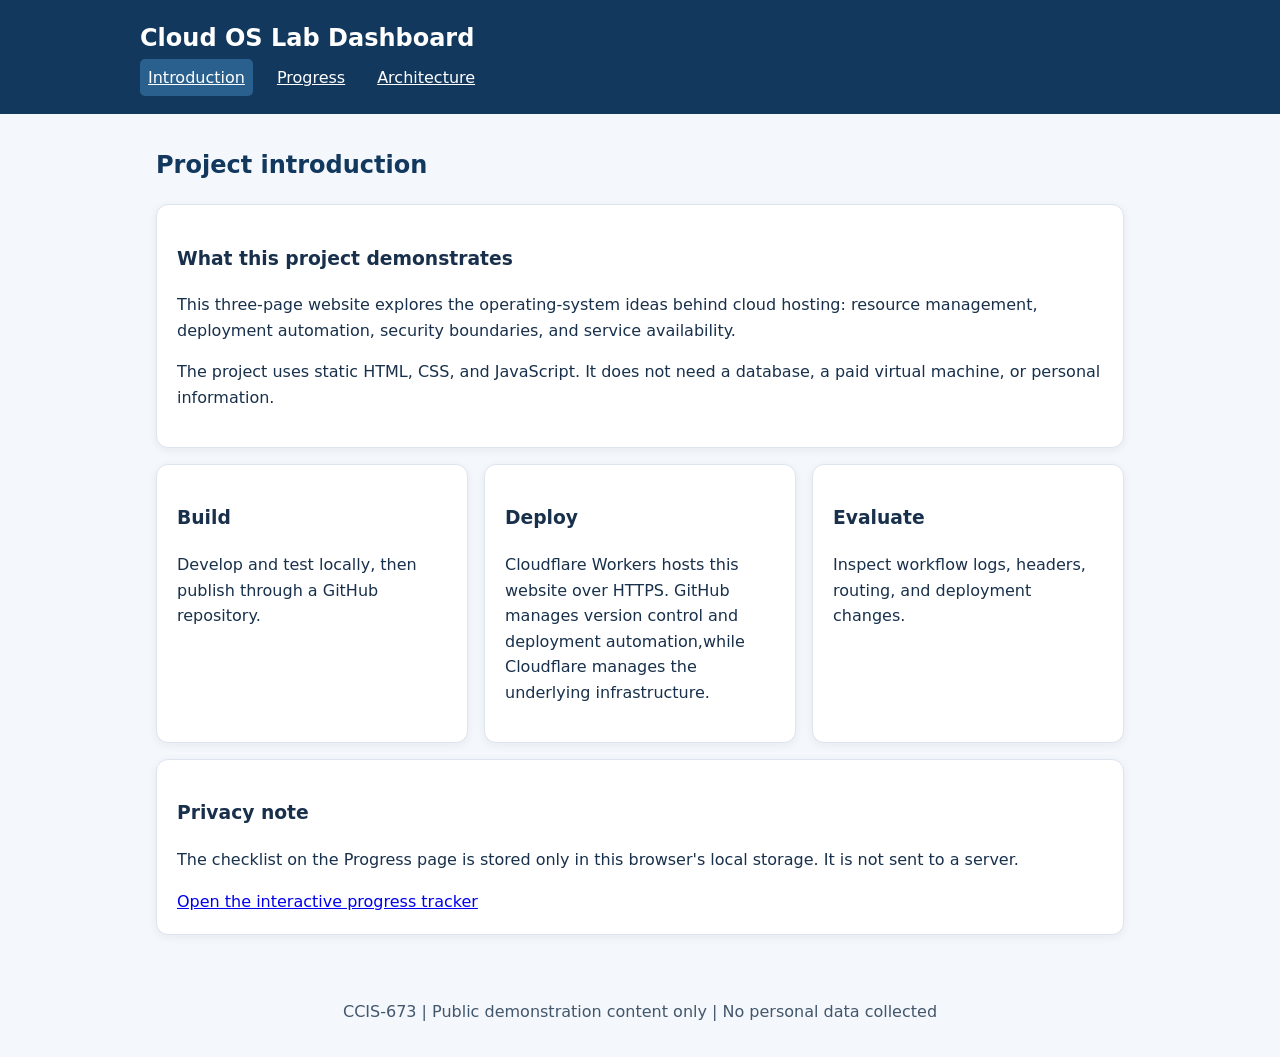
<file: index.html>
<!doctype html><html lang="en"><head><meta charset="utf-8"><meta name="viewport" content="width=device-width,initial-scale=1"><meta name="description" content="CCIS-673 Cloud OS learning project"><title>Project introduction | Cloud OS Lab</title><link rel="stylesheet" href="/style.css"></head><body><header><h1>Cloud OS Lab Dashboard</h1><nav aria-label="Main navigation"><a href="index.html" aria-current="page">Introduction</a><a href="progress.html">Progress</a><a href="architecture.html">Architecture</a></nav></header><main><h2>Project introduction</h2><section><h3>What this project demonstrates</h3><p>This three-page website explores the operating-system ideas behind cloud hosting: resource management, deployment automation, security boundaries, and service availability.</p><p>The project uses static HTML, CSS, and JavaScript. It does not need a database, a paid virtual machine, or personal information.</p></section><div class="grid"><div class="card"><h3>Build</h3><p>Develop and test locally, then publish through a GitHub repository.</p></div><div class="card"><h3>Deploy</h3><p>Cloudflare Workers hosts this website over HTTPS. GitHub manages version control and deployment automation,while Cloudflare manages the underlying infrastructure.</p></div><div class="card"><h3>Evaluate</h3><p>Inspect workflow logs, headers, routing, and deployment changes.</p></div></div><section><h3>Privacy note</h3><p>The checklist on the Progress page is stored only in this browser's local storage. It is not sent to a server.</p><a href="progress.html">Open the interactive progress tracker</a></section></main><footer>CCIS-673 | Public demonstration content only | No personal data collected</footer></body></html>
</file>
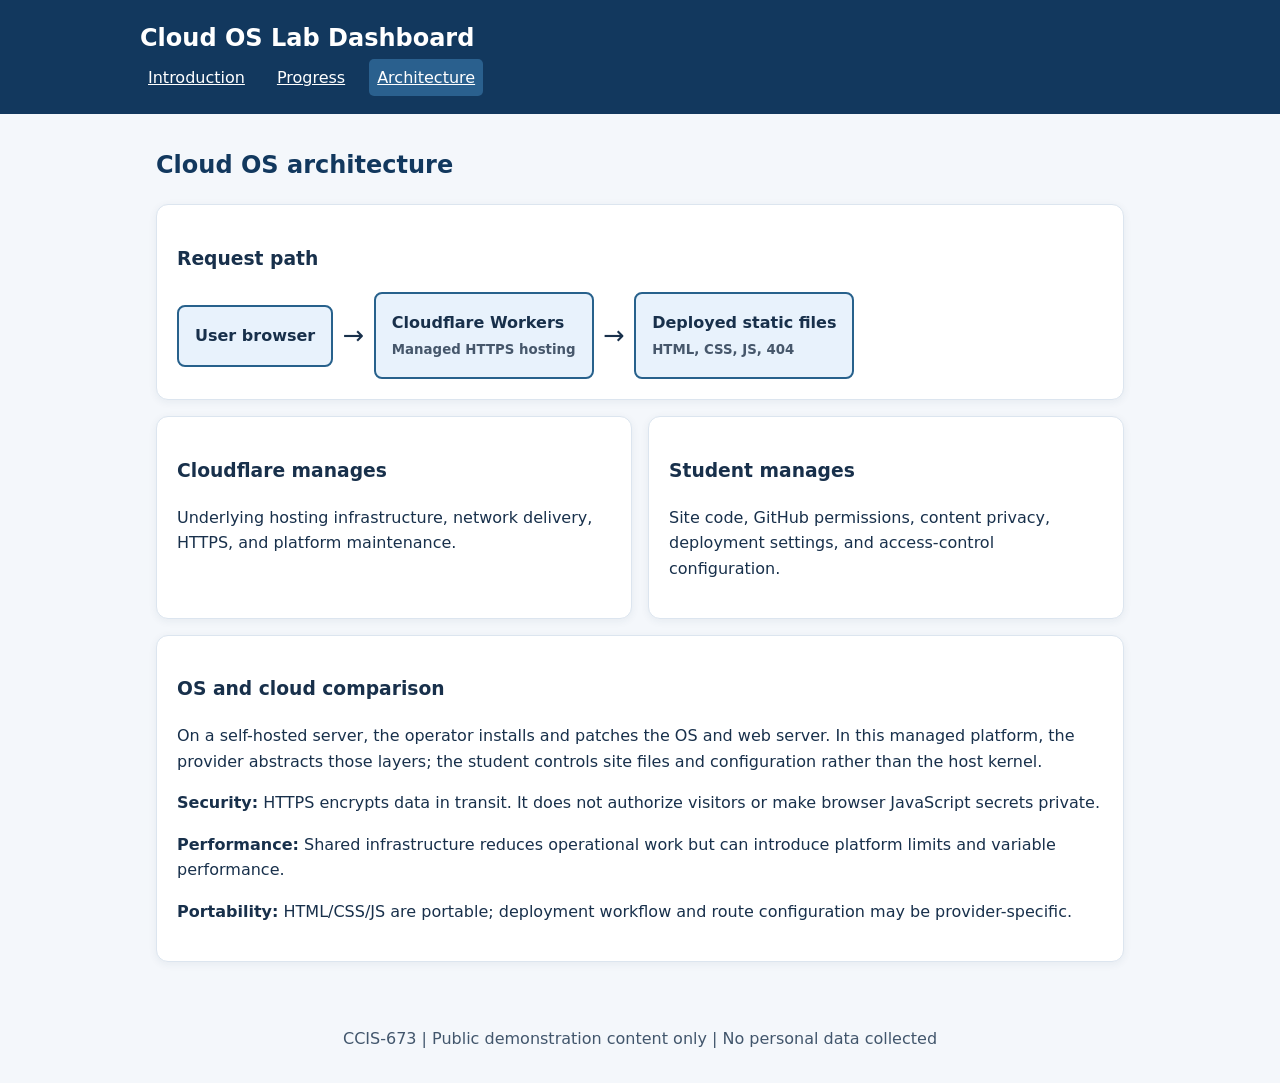
<file: architecture.html>
<!doctype html><html lang="en"><head><meta charset="utf-8"><meta name="viewport" content="width=device-width,initial-scale=1"><meta name="description" content="CCIS-673 Cloud OS learning project"><title>Cloud OS architecture | Cloud OS Lab</title><link rel="stylesheet" href="/style.css"></head><body><header><h1>Cloud OS Lab Dashboard</h1><nav aria-label="Main navigation"><a href="index.html">Introduction</a><a href="progress.html">Progress</a><a href="architecture.html" aria-current="page">Architecture</a></nav></header><main><h2>Cloud OS architecture</h2><section><h3>Request path</h3><div class="flow" role="img" aria-label="Browser requests the Cloudflare Workers HTTPS endpoint, which serves deployed HTML CSS and JavaScript files"><div class="node">User browser</div><span class="arrow" aria-hidden="true">→</span><div class="node">Cloudflare Workers<br><small>Managed HTTPS hosting</small></div><span class="arrow" aria-hidden="true">→</span><div class="node">Deployed static files<br><small>HTML, CSS, JS, 404</small></div></div></section><div class="grid"><div class="card"><h3>Cloudflare manages</h3><p>Underlying hosting infrastructure, network delivery, HTTPS, and platform maintenance.</p></div><div class="card"><h3>Student manages</h3><p>Site code, GitHub permissions, content privacy, deployment settings, and access-control configuration.</p></div></div><section><h3>OS and cloud comparison</h3><p>On a self-hosted server, the operator installs and patches the OS and web server. In this managed platform, the provider abstracts those layers; the student controls site files and configuration rather than the host kernel.</p><p><strong>Security:</strong> HTTPS encrypts data in transit. It does not authorize visitors or make browser JavaScript secrets private.</p><p><strong>Performance:</strong> Shared infrastructure reduces operational work but can introduce platform limits and variable performance.</p><p><strong>Portability:</strong> HTML/CSS/JS are portable; deployment workflow and route configuration may be provider-specific.</p></section></main><footer>CCIS-673 | Public demonstration content only | No personal data collected</footer></body></html>
</file>
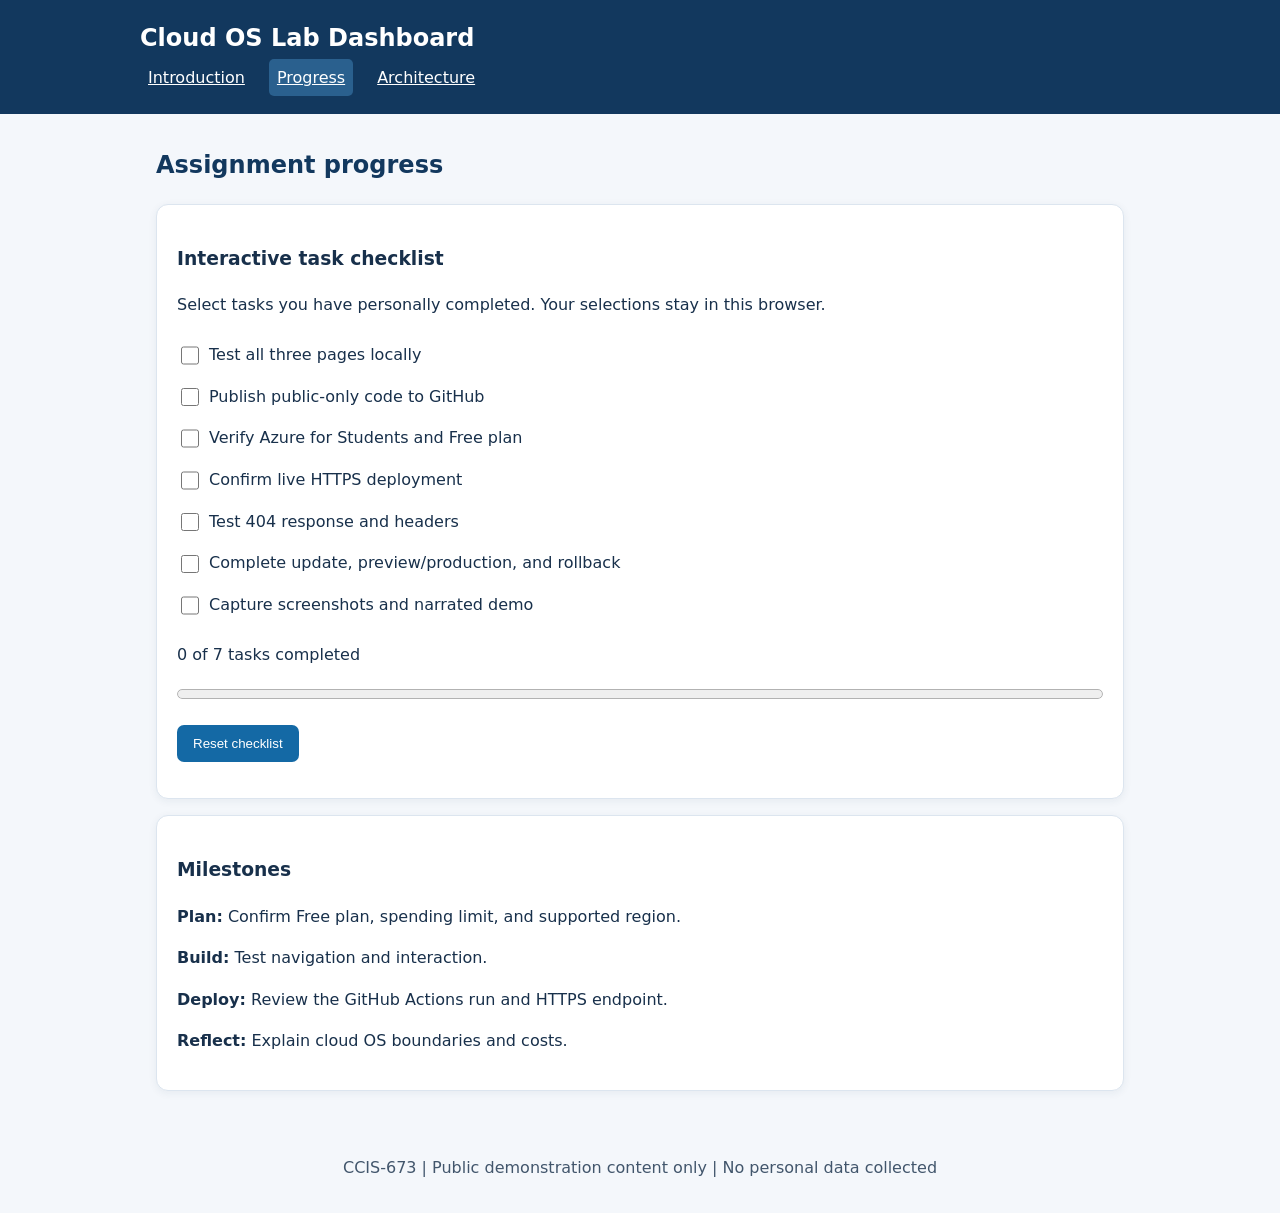
<file: progress.html>
<!doctype html><html lang="en"><head><meta charset="utf-8"><meta name="viewport" content="width=device-width,initial-scale=1"><meta name="description" content="CCIS-673 Cloud OS learning project"><title>Assignment progress | Cloud OS Lab</title><link rel="stylesheet" href="/style.css"></head><body><header><h1>Cloud OS Lab Dashboard</h1><nav aria-label="Main navigation"><a href="index.html">Introduction</a><a href="progress.html" aria-current="page">Progress</a><a href="architecture.html">Architecture</a></nav></header><main><h2>Assignment progress</h2><section><h3>Interactive task checklist</h3><p>Select tasks you have personally completed. Your selections stay in this browser.</p><form id="taskForm"><label><input type="checkbox" data-task="local">Test all three pages locally</label><label><input type="checkbox" data-task="repo">Publish public-only code to GitHub</label><label><input type="checkbox" data-task="azure">Verify Azure for Students and Free plan</label><label><input type="checkbox" data-task="deploy">Confirm live HTTPS deployment</label><label><input type="checkbox" data-task="routing">Test 404 response and headers</label><label><input type="checkbox" data-task="pr">Complete update, preview/production, and rollback</label><label><input type="checkbox" data-task="evidence">Capture screenshots and narrated demo</label></form><p id="progressText" role="status" aria-live="polite">0 of 7 tasks completed</p><progress id="progressBar" max="7" value="0">0 of 7</progress><p><button id="resetTasks" type="button">Reset checklist</button></p></section><section><h3>Milestones</h3><p><strong>Plan:</strong> Confirm Free plan, spending limit, and supported region.</p><p><strong>Build:</strong> Test navigation and interaction.</p><p><strong>Deploy:</strong> Review the GitHub Actions run and HTTPS endpoint.</p><p><strong>Reflect:</strong> Explain cloud OS boundaries and costs.</p></section><script src="/app.js" defer></script></main><footer>CCIS-673 | Public demonstration content only | No personal data collected</footer></body></html>
</file>
<file: style.css>
:root{font-family:system-ui,Segoe UI,Arial,sans-serif;color:#18304b;background:#f4f7fb}*{box-sizing:border-box}body{margin:0;line-height:1.6}header{background:#12385e;color:white;padding:1.1rem max(1rem,calc((100vw - 1000px)/2))}header h1{margin:.1rem 0;font-size:1.5rem}nav{display:flex;gap:1rem;flex-wrap:wrap}nav a{color:#fff;padding:.35rem .5rem;border-radius:5px}nav a[aria-current=page],nav a:hover{background:#2a608e}main{max-width:1000px;margin:2rem auto;padding:0 1rem}h2{color:#12385e}section,.card{background:white;border:1px solid #dce5ef;border-radius:12px;padding:1.25rem;margin:1rem 0;box-shadow:0 2px 9px #1a385411}.grid{display:grid;grid-template-columns:repeat(auto-fit,minmax(220px,1fr));gap:1rem}.grid .card{margin:0}button{background:#1469a5;color:white;border:0;padding:.7rem 1rem;border-radius:7px;cursor:pointer}button:focus-visible,a:focus-visible,input:focus-visible{outline:3px solid #f49e25;outline-offset:3px}label{display:block;padding:.5rem 0}input[type=checkbox]{width:1.15rem;height:1.15rem;vertical-align:middle;margin-right:.6rem}progress{width:100%;height:1.3rem}footer{text-align:center;padding:2rem;color:#42566c}.flow{display:flex;gap:.6rem;align-items:center;flex-wrap:wrap}.node{background:#e8f2fc;border:2px solid #27618c;border-radius:8px;padding:1rem;font-weight:700}.arrow{font-size:1.6rem}code{background:#eef3f8;padding:.1rem .3rem}small{color:#46576b}@media(max-width:600px){.arrow{transform:rotate(90deg)}}
</file>
